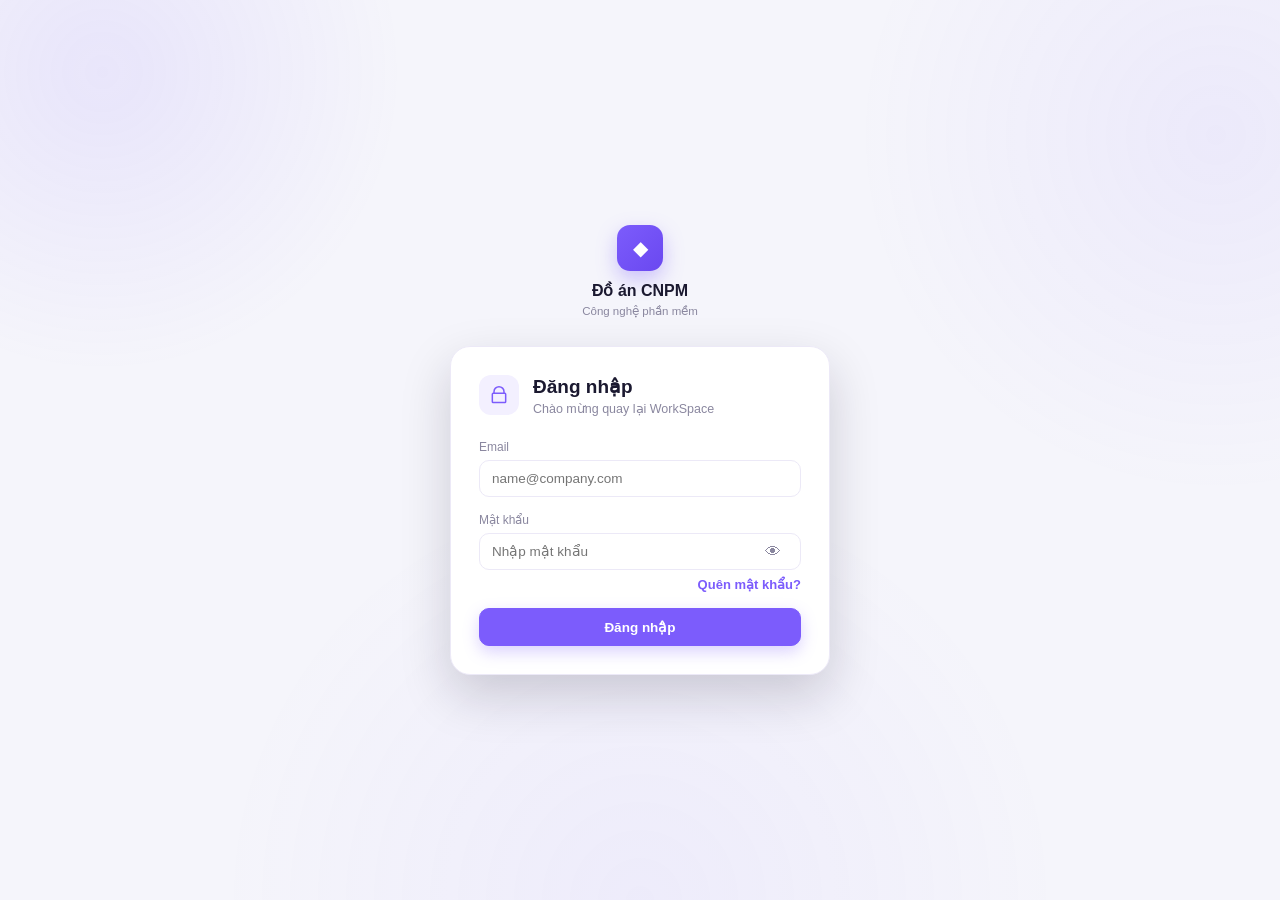
<file: index.html>
<!DOCTYPE html>
<html lang="vi">
<head>
<meta charset="UTF-8">
<meta name="viewport" content="width=device-width, initial-scale=1.0">
<title>Đồ án CNPM — Quản lý cuộc họp</title>
<link rel="stylesheet" href="style.css">
</head>
<body>
  <script>
  // Nếu chưa đăng nhập thì quay về login.html
  if (localStorage.getItem("isLogin") !== "true") {
    window.location.replace("login.html");
  }
</script>

<div class="bg-decor" aria-hidden="true"></div>

<div class="app-shell" id="app-shell">

  <aside class="sidebar">
    <div class="sidebar-top">
      <div class="logo-mark small"><span class="logo-icon">◆</span></div>
      <div>
        <p class="brand-name">Đồ án CNPM</p>
        <p class="brand-sub">Công nghệ phần mềm</p>
      </div>
    </div>

    <p class="menu-label">Menu chính</p>
    <nav class="menu" id="menu">
      <button class="menu-item active" data-view="dashboard">
        <svg viewBox="0 0 24 24"><rect x="3" y="3" width="7" height="7" rx="1.5"/><rect x="14" y="3" width="7" height="7" rx="1.5"/><rect x="3" y="14" width="7" height="7" rx="1.5"/><rect x="14" y="14" width="7" height="7" rx="1.5"/></svg>
        <span>Tổng quan</span>
      </button>

      <button class="menu-item has-sub" id="meetings-toggle">
        <svg viewBox="0 0 24 24"><rect x="3" y="5" width="18" height="16" rx="2"/><path d="M8 3v4M16 3v4M3 10h18"/></svg>
        <span>Cuộc họp</span>
        <svg class="chevron" viewBox="0 0 24 24"><path d="M9 6l6 6-6 6"/></svg>
      </button>
      <div class="submenu" id="meetings-submenu">
        <button class="submenu-item" data-view="equipment-view">
  <svg viewBox="0 0 24 24">
    <path d="M4 5h16v10H4z"/>
    <path d="M8 19h8M12 15v4"/>
  </svg>
  Trang thiết bị
</button>
        <button class="submenu-item" data-view="schedule-view">
          <svg viewBox="0 0 24 24"><rect x="3" y="5" width="18" height="16" rx="2"/><path d="M8 3v4M16 3v4M3 10h18"/></svg>
          Xem lịch họp
        </button>
        <button class="submenu-item" data-view="schedule-filter">
          <svg viewBox="0 0 24 24"><path d="M4 5h16l-6 7v6l-4 2v-8z"/></svg>
          Lọc lịch họp
        </button>
        <button class="submenu-item" data-view="schedule-create">
          <svg viewBox="0 0 24 24"><rect x="3" y="5" width="18" height="16" rx="2"/><path d="M8 3v4M16 3v4M3 10h18M12 14v6M9 17h6"/></svg>
          Tạo lịch họp
        </button>
        <button class="submenu-item" data-view="meeting-list">
          <svg viewBox="0 0 24 24"><circle cx="5" cy="7" r="1.4"/><circle cx="5" cy="12" r="1.4"/><circle cx="5" cy="17" r="1.4"/><path d="M10 7h10M10 12h10M10 17h10"/></svg>
          Danh sách cuộc họp
        </button>
      </div>

      <button class="menu-item" data-view="members-view">
        <svg viewBox="0 0 24 24"><circle cx="9" cy="8" r="3.2"/><circle cx="17" cy="9" r="2.6"/><path d="M3 20c0-3.6 2.7-6 6-6s6 2.4 6 6M14.5 14.3c2.6.3 4.5 2.3 4.5 5.7"/></svg>
        <span>Thành viên</span>
      </button>
      <button class="menu-item" data-view="documents-view">
        <svg viewBox="0 0 24 24"><path d="M6 3h9l5 5v13a1 1 0 01-1 1H6a1 1 0 01-1-1V4a1 1 0 011-1z"/><path d="M14 3v5h5M8 13h8M8 17h8"/></svg>
        <span>Tài liệu</span>
      </button>
      <button class="menu-item" data-view="placeholder" data-title="Cài đặt">
        <svg viewBox="0 0 24 24"><circle cx="12" cy="12" r="3"/><path d="M19.4 15a1.7 1.7 0 00.3 1.9l.1.1a2 2 0 11-2.8 2.8l-.1-.1a1.7 1.7 0 00-1.9-.3 1.7 1.7 0 00-1 1.5V21a2 2 0 11-4 0v-.1a1.7 1.7 0 00-1-1.6 1.7 1.7 0 00-1-1.1a2 2 0 11-2.8-2.8l.1-.1a1.7 1.7 0 00.3-1.9 1.7 1.7 0 00-1.5-1H3a2 2 0 110-4h.1a1.7 1.7 0 001.5-1 1.7 1.7 0 00-.3-1.9l-.1-.1a2 2 0 112.8-2.8l.1.1a1.7 1.7 0 001.9.3H9a1.7 1.7 0 001-1.5V3a2 2 0 114 0v.1a1.7 1.7 0 001 1.5 1.7 1.7 0 001.9-.3l.1-.1a2 2 0 112.8 2.8l-.1.1a1.7 1.7 0 00-.3 1.9V9a1.7 1.7 0 001.5 1h.1a2 2 0 110 4h-.1a1.7 1.7 0 00-1.5 1z"/></svg>
        <span>Cài đặt</span>
      </button>
    </nav>
    <button
  class="menu-item"
  id="logout-btn"
  type="button"
  style="margin-top: auto;"
>
  <svg viewBox="0 0 24 24">
    <path d="M10 17l5-5-5-5"/>
    <path d="M15 12H3"/>
    <path d="M13 3h7a1 1 0 011 1v16a1 1 0 01-1 1h-7"/>
  </svg>

  <span>Đăng xuất</span>
</button>

    <button class="sidebar-user" id="open-profile">
      <span class="avatar" id="side-avatar">AD</span>
      <span class="sidebar-user-text">
        <span class="name" id="side-name">Admin</span>
        <span class="role" id="side-role">Quản lý</span>
      </span>
      <svg class="edit-hint" viewBox="0 0 24 24"><path d="M12 20h9M16.5 3.5a2.1 2.1 0 013 3L7 19l-4 1 1-4z"/></svg>
    </button>
  </aside>

  <main class="main">
    <header class="topbar">
      <button class="icon-btn only-mobile" id="burger" aria-label="Menu">
        <svg viewBox="0 0 24 24"><path d="M4 7h16M4 12h16M4 17h16"/></svg>
      </button>
      <div>
        <p class="topbar-title" id="topbar-title">Tổng quan</p>
        <p class="topbar-sub" id="topbar-sub">Thứ Năm, 02 tháng 7 năm 2026</p>
      </div>
      <div class="topbar-right" style="position: relative;">
        <button class="icon-btn" id="notif-btn" aria-label="Thông báo">
          <svg viewBox="0 0 24 24"><path d="M12 3a5 5 0 00-5 5v3.4c0 .6-.2 1.2-.6 1.7L5 15h14l-1.4-1.9c-.4-.5-.6-1.1-.6-1.7V8a5 5 0 00-5-5z"/><path d="M9.5 18a2.5 2.5 0 005 0"/></svg>
          <span class="dot" id="notif-dot"></span>
        </button>
        <button class="avatar-btn" id="open-profile-2">MT</button>

        <div class="panel notif-dropdown" id="notif-dropdown" hidden style="position: absolute; top: 50px; right: 0; width: 320px; z-index: 100; box-shadow: 0 10px 25px rgba(0,0,0,0.15);">
          <div class="panel-head" style="padding: 10px 15px;">
            <span>Thông báo nhanh</span>
            <button class="link-btn" id="notif-clear-btn" style="font-size: 12px;">Đọc tất cả</button>
          </div>
          <ul class="notif-list" id="notif-dropdown-list" style="max-height: 250px; overflow-y: auto; padding: 10px 15px; margin: 0; list-style: none;">
            </ul>
        </div>
      </div>
    </header>

    <div class="content" id="content">
      <section class="view" data-view="equipment-view">
  <div class="view-head" style="display:flex; justify-content:space-between; align-items:center;">
    <div>
      <h2>Quản lý trang thiết bị</h2>
      <p>Theo dõi thiết bị phục vụ cuộc họp</p>
    </div>

    <button class="btn btn-primary" id="btn-add-equipment">
      + Thêm thiết bị
    </button>
  </div>

  <div class="panel" style="padding:15px;">
    <div class="list-full" id="equipment-list"></div>
  </div>
</section>
<div class="modal" id="modal-add-equipment" role="dialog" aria-modal="true">
  <div class="modal-head">
    <span class="icon-chip">
      <svg viewBox="0 0 24 24">
        <path d="M4 5h16v10H4z"/>
        <path d="M8 19h8M12 15v4"/>
      </svg>
    </span>

    <h3>Thêm thiết bị</h3>

    <button class="modal-x" data-close-modal>&times;</button>
  </div>

  <form id="form-add-equipment">
    <label class="field">
      <span>Tên thiết bị</span>
      <input type="text" id="equipment-name" placeholder="Máy chiếu" required>
    </label>

    <label class="field">
      <span>Số lượng</span>
      <input type="number" id="equipment-quantity" placeholder="1" min="1" required>
    </label>

    <label class="field">
      <span>Trạng thái</span>
      <select id="equipment-status" required>
        <option value="Sẵn sàng">Sẵn sàng</option>
        <option value="Đang sử dụng">Đang sử dụng</option>
        <option value="Bảo trì">Bảo trì</option>
      </select>
    </label>

    <button type="submit" class="btn btn-primary btn-block">
      Thêm thiết bị
    </button>
  </form>
</div>

      <section class="view active" data-view="dashboard">
        <div class="greet">
          <h2>Chào buổi sáng, <span id="greet-name">Minh Tuấn</span>! <span class="wave">👋</span></h2>
          <p id="greet-sub">Bạn có 4 cuộc họp hôm nay và 2 thông báo mới.</p>
        </div>

        <div class="stat-grid">
          <div class="stat-card">
            <span class="stat-icon purple"><svg viewBox="0 0 24 24"><rect x="3" y="6" width="13" height="12" rx="2"/><path d="M21 9l-5 3 5 3z"/></svg></span>
            <p class="stat-num" data-count="4" id="stat-meetings">0</p>
            <p class="stat-label">Cuộc họp hôm nay</p>
          </div>
          <div class="stat-card">
            <span class="stat-icon danger"><svg viewBox="0 0 24 24"><path d="M12 3a5 5 0 00-5 5v3.4c0 .6-.2 1.2-.6 1.7L5 15h14l-1.4-1.9c-.4-.5-.6-1.1-.6-1.7V8a5 5 0 00-5-5z"/></svg></span>
            <p class="stat-num" data-count="2" id="stat-notifs">0</p>
            <p class="stat-label">Thông báo mới</p>
          </div>
          <div class="stat-card">
            <span class="stat-icon success"><svg viewBox="0 0 24 24"><circle cx="9" cy="8" r="3.2"/><circle cx="17" cy="9" r="2.6"/><path d="M3 20c0-3.6 2.7-6 6-6s6 2.4 6 6"/></svg></span>
            <p class="stat-num" data-count="6" id="stat-members">0</p>
            <p class="stat-label">Thành viên nhóm</p>
          </div>
          <div class="stat-card">
            <span class="stat-icon warning"><svg viewBox="0 0 24 24"><path d="M6 3h9l5 5v13a1 1 0 01-1 1H6a1 1 0 01-1-1V4a1 1 0 011-1z"/><path d="M14 3v5h5M8 13h8M8 17h8"/></svg></span>
            <p class="stat-num" data-count="4" id="stat-docs">0</p>
            <p class="stat-label">Tài liệu mới</p>
          </div>
        </div>

        <div class="two-col">
          <div class="panel">
            <div class="panel-head">
              <span><svg class="pi" viewBox="0 0 24 24"><circle cx="12" cy="12" r="9"/><path d="M12 7v5l3 2"/></svg>Lịch họp hôm nay</span>
              <button class="link-btn" data-view-jump="meeting-list">Xem tất cả ›</button>
            </div>
            <div class="mini-list" id="today-list"></div>
          </div>
          <div class="panel">
            <div class="panel-head">
              <span><svg class="pi" viewBox="0 0 24 24"><path d="M12 3a5 5 0 00-5 5v3.4c0 .6-.2 1.2-.6 1.7L5 15h14l-1.4-1.9c-.4-.5-.6-1.1-.6-1.7V8a5 5 0 00-5-5z"/></svg>Thông báo</span>
              <button class="link-btn" id="mark-read">Đánh dấu đọc</button>
            </div>
            <ul class="notif-list" id="notif-list">
              </ul>
          </div>
        </div>
      </section>

      <section class="view" data-view="schedule-view">
        <div class="view-head"><h2>Xem lịch họp</h2><p>Xem toàn bộ lịch theo tháng</p></div>
        <div class="calendar-card">
          <div class="cal-nav">
            <button class="icon-btn sm" id="cal-prev">‹</button>
            <p id="cal-month">Tháng 7, 2026</p>
            <button class="icon-btn sm" id="cal-next">›</button>
          </div>
          <div class="cal-grid" id="cal-grid"></div>
          <div class="cal-day-list" id="cal-day-list"></div>
        </div>
      </section>

      <section class="view" data-view="schedule-filter">
        <div class="view-head"><h2>Lọc lịch họp</h2><p>Thu hẹp danh sách theo tiêu chí</p></div>
        <div class="filter-layout">
          <form class="panel filter-form" id="filter-form">
            <label class="field">
              <span>Khoảng thời gian</span>
              <select name="range">
                <option value="week">Tuần này</option>
                <option value="month" selected>Tháng này</option>
                <option value="all">Tất cả</option>
              </select>
            </label>
            <label class="field">
              <span>Phòng họp</span>
              <select name="room">
                <option value="all">Tất cả phòng</option>
                <option value="P.101">P.101</option>
                <option value="P.102">P.102</option>
                <option value="P.203">P.203</option>
                <option value="P.105">P.105</option>
                <option value="P.301">P.301</option>
              </select>
            </label>
            <label class="field">
              <span>Trạng thái</span>
              <select name="status">
                <option value="all">Tất cả</option>
                <option value="upcoming">Sắp diễn ra</option>
                <option value="ongoing">Đang diễn ra</option>
                <option value="ended">Đã kết thúc</option>
                <option value="cancelled">Đã hủy</option>
              </select>
            </label>
            <button type="submit" class="btn btn-primary btn-block">Áp dụng bộ lọc</button>
          </form>
          <div class="panel">
            <div class="panel-head"><span>Kết quả</span><span class="muted" id="filter-count">0 cuộc họp</span></div>
            <div class="mini-list" id="filter-list"></div>
          </div>
        </div>
      </section>

      <section class="view" data-view="schedule-create">
        <div class="view-head"><h2>Tạo lịch họp</h2><p>Điền thông tin để đặt lịch mới</p></div>
        <form class="panel create-form" id="create-form">
          <label class="field">
            <span>Tiêu đề cuộc họp</span>
            <input type="text" name="title" placeholder="Họp kế hoạch quý 3" required>
          </label>
          <label class="field">
            <span>Mô tả</span>
            <textarea name="description" rows="3" placeholder="Nội dung, mục tiêu cuộc họp..."></textarea>
          </label>

          <div class="field">
            <span>Phòng họp</span>
            <div class="room-slider" data-room-slider>
              <button type="button" class="room-arrow" data-room-scroll="-1" aria-label="Trước">‹</button>
              <div class="room-track">
                <button type="button" class="room-pill active" data-room="P.101">
                  <strong>P.101</strong><small>8 người · Tầng 1</small>
                </button>
                <button type="button" class="room-pill" data-room="P.102">
                  <strong>P.102</strong><small>6 người · Tầng 1</small>
                </button>
                <button type="button" class="room-pill" data-room="P.203">
                  <strong>P.203</strong><small>12 người · Tầng 2</small>
                </button>
                <button type="button" class="room-pill" data-room="P.105">
                  <strong>P.105</strong><small>4 người · Tầng 1</small>
                </button>
                <button type="button" class="room-pill" data-room="P.301">
                  <strong>P.301</strong><small>20 người · Tầng 3</small>
                </button>
              </div>
              <button type="button" class="room-arrow" data-room-scroll="1" aria-label="Sau">›</button>
            </div>
            <input type="hidden" name="room" value="P.101">
          </div>

          <div class="field-row">
            <label class="field">
              <span>Ngày</span>
              <input type="date" name="date" value="2026-07-06" required>
            </label>
            <label class="field">
              <span>Giờ bắt đầu</span>
              <select name="start" class="time-select" data-time-select></select>
            </label>
            <label class="field">
              <span>Giờ kết thúc</span>
              <select name="end" class="time-select" data-time-select></select>
            </label>
          </div>

          <div class="field">
            <span>Người tham gia</span>
            <div class="multiselect" data-multiselect id="create-participants-multi">
              <button type="button" class="multiselect-box">
                <div class="chips" data-chips><span class="chip-placeholder">Chọn người tham gia</span></div>
                <svg class="chevron" viewBox="0 0 24 24"><path d="M6 9l6 6 6-6"/></svg>
              </button>
              <div class="multiselect-panel" data-panel id="create-participants-panel">
                </div>
            </div>
          </div>

          <div class="field">
            <span>Tài liệu đính kèm</span>
            <div class="multiselect" data-multiselect id="create-docs-multi">
              <button type="button" class="multiselect-box">
                <div class="chips" data-chips><span class="chip-placeholder">Chọn tài liệu đính kèm</span></div>
                <svg class="chevron" viewBox="0 0 24 24"><path d="M6 9l6 6 6-6"/></svg>
              </button>
              <div class="multiselect-panel" data-panel id="create-docs-panel">
                </div>
            </div>
          </div>

          <div class="field meeting-equipment-field">
            <span>Trang thiết bị</span>
            <div class="meeting-equipment-grid" id="create-equipment-list">
              <!-- Danh sách thiết bị được tạo tự động từ mục Quản lý trang thiết bị -->
            </div>
            <small class="equipment-help">Có thể chọn nhiều thiết bị cho cuộc họp.</small>
          </div>

          <button type="submit" class="btn btn-primary btn-block">
            <span class="btn-label">Tạo lịch họp</span>
            <span class="btn-spinner" aria-hidden="true"></span>
          </button>
        </form>
      </section>

      <section class="view" data-view="meeting-list">
        <div class="view-head"><h2>Danh sách cuộc họp</h2><p>Quản lý toàn bộ cuộc họp của bạn</p></div>
        <div class="status-legend">
          <span><i class="dot-leg upcoming"></i>Sắp diễn ra</span>
          <span><i class="dot-leg ongoing"></i>Đang diễn ra</span>
          <span><i class="dot-leg ended"></i>Đã kết thúc</span>
          <span><i class="dot-leg cancelled"></i>Đã hủy</span>
        </div>

        <div class="meeting-tools panel">
          <div class="meeting-search-wrap">
            <svg viewBox="0 0 24 24" aria-hidden="true"><circle cx="11" cy="11" r="7"></circle><path d="M20 20l-3.5-3.5"></path></svg>
            <input
              type="search"
              id="meeting-search"
              placeholder="Tìm theo tên, mô tả, phòng họp..."
              autocomplete="off"
            >
            <button type="button" class="search-clear" id="meeting-search-clear" aria-label="Xóa tìm kiếm" hidden>×</button>
          </div>

          <label class="meeting-sort-wrap">
            <span>Sắp xếp</span>
            <select id="meeting-sort" aria-label="Sắp xếp lịch họp">
              <option value="newest">Mới nhất trước</option>
              <option value="oldest">Cũ nhất trước</option>
            </select>
          </label>

          <div class="conflict-note" title="Hệ thống sẽ kiểm tra trùng phòng hoặc trùng người tham gia khi tạo và sửa cuộc họp">
            <span class="conflict-note-icon">✓</span>
            <span>Tự động tránh trùng lịch</span>
          </div>
        </div>

        <div class="meeting-result-bar">
          <span id="meeting-result-count">0 cuộc họp</span>
          <span class="meeting-result-hint">Tìm kiếm và sắp xếp được cập nhật tức thì</span>
        </div>

        <div class="panel meeting-list-panel">
          <div class="list-full" id="full-list"></div>
        </div>
      </section>

      <section class="view" data-view="members-view">
        <div class="view-head" style="display: flex; justify-content: space-between; align-items: center;">
          <div>
            <h2>Quản lý thành viên</h2>
            <p>Xem danh sách và thêm thành viên mới vào tổ chức</p>
          </div>
          <button class="btn btn-primary" id="btn-add-member">+ Thêm thành viên</button>
        </div>
        <div class="panel" style="padding: 15px;">
          <div class="list-full" id="members-list">
            </div>
        </div>
      </section>

      <section class="view" data-view="documents-view">
        <div class="view-head" style="display: flex; justify-content: space-between; align-items: center;">
          <div>
            <h2>Quản lý tài liệu</h2>
            <p>Kho lưu trữ và chia sẻ tài liệu nội bộ</p>
          </div>
          <button class="btn btn-primary" id="btn-add-doc">+ Thêm tài liệu</button>
        </div>
        <div class="panel" style="padding: 15px;">
          <div class="list-full" id="documents-list">
            </div>
        </div>
      </section>

      <section class="view" data-view="placeholder">
        <div class="empty-state">
          <span class="icon-chip big"><svg viewBox="0 0 24 24"><path d="M12 8v4M12 16h.01"/><circle cx="12" cy="12" r="9"/></svg></span>
          <h2 id="placeholder-title">Đang phát triển</h2>
          <p>Tính năng này sẽ sớm ra mắt trong bản cập nhật tiếp theo.</p>
        </div>
      </section>

    </div>
  </main>
</div>

<div class="modal-backdrop" id="modal-backdrop">

  <div class="modal" id="modal-profile" role="dialog" aria-modal="true">
    <div class="modal-head">
      <span class="icon-chip"><svg viewBox="0 0 24 24"><path d="M12 20h9M16.5 3.5a2.1 2.1 0 013 3L7 19l-4 1 1-4z"/></svg></span>
      <h3>Cập nhật thông tin</h3>
      <button class="modal-x" data-close-modal>&times;</button>
    </div>
    <form id="form-profile">
      <div class="avatar-edit"><span class="avatar big" id="profile-avatar-display">MT</span></div>
      <label class="field"><span>Họ và tên</span><input type="text" id="profile-name" value="Minh Tuấn" required></label>
      <label class="field"><span>Email</span><input type="email" id="profile-email" value="admin" placeholder="name@company.com" required></label>
      <label class="field"><span>Số điện thoại</span><input type="text" id="profile-phone" value="0901 234 567"></label>
      <label class="field">
        <span>Chức vụ</span>
        <select id="profile-role" required style="width:100%; padding:10px; border:1px solid var(--border); border-radius:8px; background:#fff; font-family:inherit;">
          <option value="Nhân viên">Nhân viên</option>
          <option value="Quản lý">Quản lý</option>
          <option value="Admin">Admin</option>
        </select>
      </label>
      <button type="submit" class="btn btn-primary btn-block">Lưu thông tin</button>
    </form>
  </div>

  <div class="modal" id="modal-add-member" role="dialog" aria-modal="true">
    <div class="modal-head">
      <span class="icon-chip"><svg viewBox="0 0 24 24"><circle cx="9" cy="8" r="3.2"/><path d="M3 20c0-3.6 2.7-6 6-6s6 2.4 6 6"/></svg></span>
      <h3>Thêm thành viên</h3>
      <button class="modal-x" data-close-modal>&times;</button>
    </div>
    <form id="form-add-member">
      <label class="field"><span>Họ và tên</span><input type="text" id="member-name" placeholder="Nguyễn Văn A" required></label>
      <label class="field">
        <span>Chức vụ</span>
        <select id="member-role" required style="width:100%; padding:10px; border:1px solid var(--border); border-radius:8px; background:#fff; font-family:inherit;">
          <option value="Nhân viên" selected>Nhân viên</option>
          <option value="Quản lý">Quản lý</option>
          <option value="Admin">Admin</option>
        </select>
      </label>
      <label class="field"><span>Email</span><input type="email" id="member-email" placeholder="a.nguyen@company.com" required></label>
      <button type="submit" class="btn btn-primary btn-block">Tạo thành viên</button>
    </form>
  </div>

  <div class="modal" id="modal-add-doc" role="dialog" aria-modal="true">
    <div class="modal-head">
      <span class="icon-chip"><svg viewBox="0 0 24 24"><path d="M6 3h9l5 5v13a1 1 0 01-1 1H6a1 1 0 01-1-1V4a1 1 0 011-1z"/></svg></span>
      <h3>Thêm tài liệu mới</h3>
      <button class="modal-x" data-close-modal>&times;</button>
    </div>
    <form id="form-add-doc">
  <label class="field">
    <span>Chọn tài liệu từ máy</span>
    <input type="file" id="doc-file" multiple required>
  </label>

  <button type="submit" class="btn btn-primary btn-block">
    Thêm tài liệu
  </button>
</form>
  </div>

  <div class="modal modal-lg" id="modal-edit" role="dialog" aria-modal="true">
    <div class="modal-head">
      <span class="icon-chip"><svg viewBox="0 0 24 24"><path d="M12 20h9M16.5 3.5a2.1 2.1 0 013 3L7 19l-4 1 1-4z"/></svg></span>
      <h3>Sửa cuộc họp</h3>
      <button class="modal-x" data-close-modal>&times;</button>
    </div>
    <form id="form-edit">
      <label class="field"><span>Tiêu đề cuộc họp</span><input type="text" id="edit-title" required></label>
      <label class="field"><span>Mô tả</span><textarea id="edit-description" rows="3" placeholder="Nội dung, mục tiêu cuộc họp..."></textarea></label>

      <div class="field">
        <span>Phòng họp</span>
        <div class="room-slider" data-room-slider>
          <button type="button" class="room-arrow" data-room-scroll="-1" aria-label="Trước">‹</button>
          <div class="room-track">
            <button type="button" class="room-pill" data-room="P.101"><strong>P.101</strong><small>8 người · Tầng 1</small></button>
            <button type="button" class="room-pill" data-room="P.102"><strong>P.102</strong><small>6 người · Tầng 1</small></button>
            <button type="button" class="room-pill" data-room="P.203"><strong>P.203</strong><small>12 người · Tầng 2</small></button>
            <button type="button" class="room-pill" data-room="P.105"><strong>P.105</strong><small>4 người · Tầng 1</small></button>
            <button type="button" class="room-pill" data-room="P.301"><strong>P.301</strong><small>20 người · Tầng 3</small></button>
          </div>
          <button type="button" class="room-arrow" data-room-scroll="1" aria-label="Sau">›</button>
        </div>
        <input type="hidden" id="edit-room" value="P.203">
      </div>

      <div class="field-row">
        <label class="field"><span>Ngày</span><input type="date" id="edit-date"></label>
        <label class="field"><span>Giờ bắt đầu</span><select id="edit-start" class="time-select" data-time-select></select></label>
        <label class="field"><span>Giờ kết thúc</span><select id="edit-end" class="time-select" data-time-select></select></label>
      </div>

      <div class="field">
        <span>Người tham gia</span>
        <div class="multiselect" data-multiselect id="edit-participants-multi">
          <button type="button" class="multiselect-box">
            <div class="chips" data-chips><span class="chip-placeholder">Chọn người tham gia</span></div>
            <svg class="chevron" viewBox="0 0 24 24"><path d="M6 9l6 6 6-6"/></svg>
          </button>
          <div class="multiselect-panel" data-panel id="edit-participants-panel">
            </div>
        </div>
      </div>

      <div class="field">
        <span>Tài liệu đính kèm</span>
        <div class="multiselect" data-multiselect id="edit-docs-multi">
          <button type="button" class="multiselect-box">
            <div class="chips" data-chips><span class="chip-placeholder">Chọn tài liệu đính kèm</span></div>
            <svg class="chevron" viewBox="0 0 24 24"><path d="M6 9l6 6 6-6"/></svg>
          </button>
          <div class="multiselect-panel" data-panel id="edit-docs-panel">
            </div>
        </div>
      </div>

      <div class="modal-actions">
        <button type="button" class="btn" data-close-modal>Hủy bỏ</button>
        <button type="submit" class="btn btn-primary">Lưu thay đổi</button>
      </div>
    </form>
  </div>

  <div class="modal modal-sm" id="modal-cancel" role="dialog" aria-modal="true">
    <div class="modal-icon danger"><svg viewBox="0 0 24 24"><path d="M12 9v4M12 17h.01M10.3 3.9L1.8 18a2 2 0 001.7 3h17a2 2 0 001.7-3L13.7 3.9a2 2 0 00-3.4 0z"/></svg></div>
    <h3>Hủy cuộc họp?</h3>
    <p id="cancel-text">Cuộc họp sẽ bị hủy và người tham gia sẽ được thông báo.</p>
    <div class="modal-actions center">
      <button class="btn" data-close-modal>Không</button>
      <button class="btn btn-danger" id="confirm-cancel-btn">Hủy cuộc họp</button>
    </div>
  </div>

  <div class="modal modal-sm" id="modal-join" role="dialog" aria-modal="true">
    <div class="modal-head">
      <span class="icon-chip"><svg viewBox="0 0 24 24"><path d="M5 13l4 4L19 7"/></svg></span>
      <h3>Tham gia cuộc họp</h3>
      <button class="modal-x" data-close-modal>&times;</button>
    </div>
    <div class="meeting-preview">
      <p class="mp-title" id="join-title">Họp kế hoạch quý 3</p>
      <p><svg viewBox="0 0 24 24"><rect x="3" y="5" width="18" height="16" rx="2"/><path d="M8 3v4M16 3v4M3 10h18"/></svg><span id="join-date">Th6, 03/07/2026</span></p>
      <p><svg viewBox="0 0 24 24"><circle cx="12" cy="12" r="9"/><path d="M12 7v5l3 2"/></svg><span id="join-time">09:00 - 10:30</span></p>
      <p><svg viewBox="0 0 24 24"><path d="M12 21s7-6.1 7-11a7 7 0 10-14 0c0 4.9 7 11 7 11z"/><circle cx="12" cy="10" r="2.5"/></svg><span id="join-room">Phòng 101</span></p>
    </div>
    <p class="ask-line">Bạn có tham gia cuộc họp này không?</p>
    <div class="modal-actions">
      <button class="btn btn-decline" id="decline-join-btn" type="button">Từ chối</button>
      <button class="btn btn-success" id="confirm-join-btn">Tham gia</button>
    </div>
  </div>

</div>

<div class="toast-stack" id="toast-stack"></div>

<script src="script.js"></script>

</body>
</html>
</file>
<file: style.css>
/* ===========================================================
   WorkSpace — Quản lý cuộc họp
   =========================================================== */

* { box-sizing: border-box; margin: 0; padding: 0; }

:root {
  --navy: #151328;
  --navy-2: #1c1a38;
  --purple: #7c5cfc;
  --purple-dark: #6a48f0;
  --purple-light: #f3f0ff;
  --bg: #f5f5fb;
  --card: #ffffff;
  --border: #ece9f7;
  --text: #1b1930;
  --muted: #8a879f;
  --success: #2f9e5c;
  --success-bg: #e7f6ec;
  --warning: #c88a1c;
  --warning-bg: #fef3e0;
  --danger: #e0475f;
  --danger-bg: #fbe7ea;
  --blue: #4f8ef7;
  --blue-bg: #eaf2fe;
  --ended: #8a879f;
  --ended-bg: #f1f1f5;
  --shadow-sm: 0 1px 2px rgba(27, 25, 48, .06);
  --shadow-md: 0 8px 24px rgba(27, 25, 48, .08);
  --shadow-lg: 0 20px 50px rgba(21, 19, 40, .18);
  --radius: 14px;
  --ease: cubic-bezier(.4, 0, .2, 1);
}

html, body {
  height: 100%;
}

body {
  font-family: "Inter", "Segoe UI", Arial, sans-serif;
  background: var(--bg);
  color: var(--text);
  overflow-x: hidden;
  position: relative;
}

.bg-decor {
  position: fixed;
  inset: 0;
  z-index: -1;
  background:
    radial-gradient(500px 500px at 8% 8%, rgba(124, 92, 252, .10), transparent 60%),
    radial-gradient(600px 600px at 95% 15%, rgba(124, 92, 252, .07), transparent 60%),
    radial-gradient(700px 700px at 50% 100%, rgba(124, 92, 252, .06), transparent 60%);
}

svg { width: 100%; height: 100%; fill: none; stroke: currentColor; stroke-width: 1.8; stroke-linecap: round; stroke-linejoin: round; }

button { font-family: inherit; cursor: pointer; background: none; border: none; color: inherit; }
input, select, textarea { font-family: inherit; font-size: 13.5px; color: var(--text); }

/* ===================== SHARED FIELD/BUTTON STYLES ===================== */

.field { display: flex; flex-direction: column; gap: 6px; margin-bottom: 16px; }
.field > span { font-size: 12px; color: var(--muted); font-weight: 500; }
.field input[type=text],
.field input[type=email],
.field input[type=password],
.field input[type=date],
.field input[type=time],
.field select,
.field textarea {
  border: 1.5px solid var(--border);
  border-radius: 10px;
  padding: 10px 12px;
  outline: none;
  background: #fff;
  transition: border-color .18s var(--ease), box-shadow .18s var(--ease);
  width: 100%;
}
.field textarea { resize: vertical; min-height: 64px; font-family: inherit; }
.field input:focus, .field select:focus, .field textarea:focus {
  border-color: var(--purple);
  box-shadow: 0 0 0 4px rgba(124, 92, 252, .12);
}
.field-row { display: flex; gap: 12px; }
.field-row .field { flex: 1; }

.btn {
  display: inline-flex; align-items: center; justify-content: center; gap: 8px;
  padding: 10px 18px; border-radius: 10px; font-size: 13.5px; font-weight: 600;
  border: 1.5px solid var(--border); background: #fff; color: var(--text);
  transition: transform .12s var(--ease), box-shadow .18s var(--ease), background .18s var(--ease), border-color .18s var(--ease);
}
.btn:hover { transform: translateY(-1px); box-shadow: var(--shadow-sm); }
.btn:active { transform: translateY(0) scale(.98); }
.btn-primary { background: var(--purple); border-color: var(--purple); color: #fff; box-shadow: 0 6px 16px rgba(124,92,252,.28); }
.btn-primary:hover { background: var(--purple-dark); border-color: var(--purple-dark); box-shadow: 0 10px 22px rgba(124,92,252,.34); }
.btn-danger { background: var(--danger); border-color: var(--danger); color: #fff; }
.btn-danger:hover { filter: brightness(1.06); }
.btn-success { background: var(--success); border-color: var(--success); color: #fff; }
.btn-success:hover { filter: brightness(1.06); }
.btn-block { width: 100%; }

.btn-spinner {
  width: 15px; height: 15px; border-radius: 50%;
  border: 2px solid rgba(255,255,255,.5); border-top-color: #fff;
  display: none; animation: spin .7s linear infinite;
}
.btn.is-loading .btn-label { opacity: .0; }
.btn.is-loading .btn-spinner { display: block; position: absolute; }
.btn.is-loading { position: relative; pointer-events: none; }
@keyframes spin { to { transform: rotate(360deg); } }

.link-btn { color: var(--purple); font-size: 12.5px; font-weight: 600; transition: opacity .15s; }
.link-btn:hover { opacity: .7; text-decoration: underline; }

.icon-chip {
  width: 40px; height: 40px; border-radius: 12px; background: var(--purple-light);
  color: var(--purple); display: flex; align-items: center; justify-content: center; flex-shrink: 0;
}
.icon-chip svg { width: 20px; height: 20px; }
.icon-chip.success { background: var(--success-bg); color: var(--success); }
.icon-chip.big { width: 56px; height: 56px; border-radius: 16px; }
.icon-chip.big svg { width: 28px; height: 28px; }

.muted { color: var(--muted); font-size: 12px; }

/* ===================== AUTH SCREENS ===================== */

.auth-wrap {
  min-height: 100vh; display: flex; flex-direction: column; align-items: center; justify-content: center;
  padding: 40px 20px; gap: 28px;
}

.auth-brand { display: flex; flex-direction: column; align-items: center; gap: 4px; animation: dropIn .5s var(--ease); }
.logo-mark {
  width: 46px; height: 46px; border-radius: 13px;
  background: linear-gradient(135deg, var(--purple), var(--purple-dark));
  display: flex; align-items: center; justify-content: center; box-shadow: 0 8px 20px rgba(124,92,252,.35);
  margin-bottom: 6px;
}
.logo-mark.small { width: 32px; height: 32px; border-radius: 9px; margin-bottom: 0; }
.logo-icon { color: #fff; font-size: 20px; }
.logo-mark.small .logo-icon { font-size: 14px; }
.auth-brand-name { font-weight: 700; font-size: 16px; }
.auth-brand-sub { font-size: 11.5px; color: var(--muted); }

.auth-card {
  width: 100%; max-width: 380px; background: var(--card); border: 1px solid var(--border);
  border-radius: 20px; padding: 28px; box-shadow: var(--shadow-lg);
  animation: cardIn .45s var(--ease);
}
@keyframes cardIn { from { opacity: 0; transform: translateY(18px) scale(.98); } to { opacity: 1; transform: none; } }
@keyframes dropIn { from { opacity: 0; transform: translateY(-10px); } to { opacity: 1; transform: none; } }

.auth-card.leaving { animation: cardOut .25s var(--ease) forwards; }
@keyframes cardOut { to { opacity: 0; transform: translateY(-10px) scale(.98); } }

.auth-head { display: flex; gap: 14px; align-items: flex-start; margin-bottom: 22px; }
.auth-head h1 { font-size: 19px; font-weight: 700; margin-bottom: 3px; }
.auth-head p { font-size: 12.5px; color: var(--muted); line-height: 1.4; }

.auth-form .field:last-of-type { margin-bottom: 10px; }
.as-forgot { display: block; text-align: right; margin: -8px 0 16px; margin-left: auto; }

.auth-switch { text-align: center; font-size: 12.5px; color: var(--muted); margin-top: 18px; }

.auth-success { display: flex; gap: 12px; align-items: center; background: var(--success-bg); border-radius: 12px; padding: 14px; margin-bottom: 8px; animation: cardIn .3s var(--ease); }
.auth-success p { font-size: 12.5px; color: #23764a; line-height: 1.4; }

/* ===================== APP SHELL ===================== */

.app-shell { display: flex; min-height: 100vh; animation: shellIn .5s var(--ease); }
@keyframes shellIn { from { opacity: 0; transform: scale(.98); } to { opacity: 1; transform: none; } }

.sidebar {
  width: 250px; flex-shrink: 0; background: var(--navy); padding: 20px 16px;
  display: flex; flex-direction: column; position: sticky; top: 0; height: 100vh;
  transition: transform .3s var(--ease);
}
.sidebar-top { display: flex; align-items: center; gap: 10px; padding: 4px 6px 20px; }
.brand-name { color: #fff; font-size: 13.5px; font-weight: 700; }
.brand-sub { color: #6b6890; font-size: 10.5px; }

.menu-label { color: #64608a; font-size: 10.5px; letter-spacing: .6px; padding: 4px 10px; margin-bottom: 6px; }

.menu { display: flex; flex-direction: column; gap: 2px; }
.menu-item {
  display: flex; align-items: center; gap: 12px; padding: 10px 12px; border-radius: 10px;
  color: #9a97bd; font-size: 13px; font-weight: 500; text-align: left; width: 100%;
  transition: background .18s var(--ease), color .18s var(--ease);
}
.menu-item svg { width: 17px; height: 17px; flex-shrink: 0; }
.menu-item:hover { background: rgba(255,255,255,.06); color: #fff; }
.menu-item.active { background: var(--purple); color: #fff; box-shadow: 0 6px 16px rgba(124,92,252,.35); }
.menu-item.has-sub { position: relative; }
.menu-item .chevron { width: 14px; height: 14px; margin-left: auto; transition: transform .25s var(--ease); }
.menu-item.has-sub.open .chevron { transform: rotate(90deg); }
.menu-item.has-sub.open { color: #fff; background: rgba(255,255,255,.06); }

.submenu {
  max-height: 0; overflow: hidden; display: flex; flex-direction: column; gap: 2px;
  padding-left: 10px; transition: max-height .3s var(--ease), margin .3s var(--ease);
  margin-top: 0;
}
.submenu.open { max-height: 240px; margin: 4px 0 6px; }
.submenu-item {
  display: flex; align-items: center; gap: 10px; padding: 8px 12px 8px 18px; border-radius: 9px;
  color: #8b88ac; font-size: 12.3px; font-weight: 500; text-align: left; width: 100%;
  border-left: 2px solid rgba(255,255,255,.08);
  transition: background .16s var(--ease), color .16s var(--ease), border-color .16s var(--ease);
}
.submenu-item svg { width: 14px; height: 14px; flex-shrink: 0; }
.submenu-item:hover { color: #fff; background: rgba(255,255,255,.05); }
.submenu-item.active { color: #fff; border-color: var(--purple); background: rgba(124,92,252,.15); }

.sidebar-user {
  margin-top: auto; display: flex; align-items: center; gap: 10px; padding: 12px 10px 4px;
  border-top: 1px solid #2a2740; width: 100%; text-align: left; border-radius: 10px;
}
.sidebar-user:hover { background: rgba(255,255,255,.04); }
.sidebar-user:hover .edit-hint { opacity: 1; transform: translateX(0); }
.avatar {
  width: 30px; height: 30px; border-radius: 50%; background: var(--purple); color: #fff;
  display: flex; align-items: center; justify-content: center; font-size: 11.5px; font-weight: 700; flex-shrink: 0;
}
.avatar.big { width: 64px; height: 64px; font-size: 20px; }
.sidebar-user-text { display: flex; flex-direction: column; flex: 1; min-width: 0; }
.sidebar-user-text .name { color: #fff; font-size: 12.5px; font-weight: 600; }
.sidebar-user-text .role { color: #6b6890; font-size: 10.5px; }
.edit-hint { width: 14px; height: 14px; color: #6b6890; opacity: 0; transform: translateX(-4px); transition: all .18s var(--ease); }

/* ===================== MAIN / TOPBAR ===================== */

.main { flex: 1; min-width: 0; }
.only-mobile { display: none; }

.topbar {
  display: flex; align-items: center; justify-content: space-between; padding: 22px 32px;
  position: sticky; top: 0; background: rgba(245,245,251,.85); backdrop-filter: blur(8px); z-index: 5;
}
.topbar-title { font-size: 19px; font-weight: 700; }
.topbar-sub { font-size: 12px; color: var(--muted); margin-top: 2px; }
.topbar-right { display: flex; align-items: center; gap: 12px; }

.icon-btn {
  width: 38px; height: 38px; border-radius: 10px; background: #fff; border: 1.5px solid var(--border);
  display: flex; align-items: center; justify-content: center; position: relative;
  transition: transform .15s var(--ease), box-shadow .15s var(--ease);
}
.icon-btn svg { width: 17px; height: 17px; color: var(--text); }
.icon-btn:hover { transform: translateY(-1px); box-shadow: var(--shadow-sm); }
.icon-btn .dot { position: absolute; top: 8px; right: 9px; width: 7px; height: 7px; border-radius: 50%; background: var(--danger); border: 1.5px solid #fff; }
.icon-btn.sm { width: 30px; height: 30px; }

.avatar-btn {
  width: 38px; height: 38px; border-radius: 50%; background: var(--purple); color: #fff; font-size: 12px; font-weight: 700;
  display: flex; align-items: center; justify-content: center; transition: transform .15s var(--ease);
}
.avatar-btn:hover { transform: scale(1.06); }

/* ===================== CONTENT / VIEWS ===================== */

.content { padding: 4px 32px 48px; max-width: 1200px; }

.view { display: none; }
.view.active { display: block; animation: viewIn .35s var(--ease); }
@keyframes viewIn { from { opacity: 0; transform: translateY(10px); } to { opacity: 1; transform: none; } }

.view-head { margin-bottom: 20px; }
.view-head h2 { font-size: 19px; font-weight: 700; }
.view-head p { font-size: 12.5px; color: var(--muted); margin-top: 3px; }

.greet h2 { font-size: 18px; font-weight: 700; margin-bottom: 4px; }
.greet p { font-size: 12.5px; color: var(--muted); }
.greet { margin-bottom: 22px; }
.wave { display: inline-block; animation: wave 2.2s ease-in-out infinite; transform-origin: 70% 70%; }
@keyframes wave { 0%,100% { transform: rotate(0); } 15% { transform: rotate(16deg); } 30% { transform: rotate(-8deg); } 45% { transform: rotate(14deg); } 60% { transform: rotate(0); } }

.stat-grid { display: grid; grid-template-columns: repeat(4, 1fr); gap: 14px; margin-bottom: 22px; }
.stat-card {
  background: var(--card); border: 1px solid var(--border); border-radius: var(--radius); padding: 16px;
  transition: transform .2s var(--ease), box-shadow .2s var(--ease); animation: cardIn .4s var(--ease) backwards;
}
.stat-grid .stat-card:nth-child(1){animation-delay:.03s}
.stat-grid .stat-card:nth-child(2){animation-delay:.08s}
.stat-grid .stat-card:nth-child(3){animation-delay:.13s}
.stat-grid .stat-card:nth-child(4){animation-delay:.18s}
.stat-card:hover { transform: translateY(-3px); box-shadow: var(--shadow-md); }
.stat-icon { width: 34px; height: 34px; border-radius: 10px; display: flex; align-items: center; justify-content: center; margin-bottom: 12px; }
.stat-icon svg { width: 17px; height: 17px; }
.stat-icon.purple { background: var(--purple-light); color: var(--purple); }
.stat-icon.danger { background: var(--danger-bg); color: var(--danger); }
.stat-icon.success { background: var(--success-bg); color: var(--success); }
.stat-icon.warning { background: var(--warning-bg); color: var(--warning); }
.stat-num { font-size: 24px; font-weight: 700; }
.stat-label { font-size: 11.5px; color: var(--muted); margin-top: 2px; }

.two-col { display: grid; grid-template-columns: 1.4fr 1fr; gap: 16px; margin-bottom: 16px; }

.panel { background: var(--card); border: 1px solid var(--border); border-radius: var(--radius); padding: 18px; }
.panel-head { display: flex; align-items: center; justify-content: space-between; margin-bottom: 14px; font-size: 13.5px; font-weight: 600; }
.panel-head span { display: flex; align-items: center; gap: 8px; }
.panel-head .pi { width: 16px; height: 16px; color: var(--purple); flex-shrink: 0; }

.mini-list { display: flex; flex-direction: column; gap: 8px; }
.mrow {
  display: flex; align-items: center; gap: 12px; padding: 10px 12px; border-radius: 10px; background: var(--purple-light);
  border-left: 3px solid var(--blue); transition: transform .16s var(--ease), box-shadow .16s var(--ease);
  animation: rowIn .35s var(--ease) backwards;
}
.mrow:hover { transform: translateX(2px); box-shadow: var(--shadow-sm); }
@keyframes rowIn { from { opacity: 0; transform: translateX(-8px);} to { opacity: 1; transform: none; } }
.mrow.st-upcoming { border-color: var(--blue); }
.mrow.st-ongoing { border-color: var(--purple); }
.mrow.st-ended { border-color: var(--ended); opacity: .75; }
.mrow.st-cancelled { border-color: var(--danger); opacity: .6; }
.mrow-info { flex: 1; min-width: 0; }
.mrow-info p { font-size: 12.5px; font-weight: 600; }
.mrow-info span { font-size: 11px; color: var(--muted); }

.badge { font-size: 10px; font-weight: 700; padding: 4px 9px; border-radius: 20px; white-space: nowrap; display: inline-flex; align-items: center; gap: 5px; }
.badge.st-upcoming { background: var(--blue-bg); color: var(--blue); }
.badge.st-ongoing { background: var(--purple-light); color: var(--purple); }
.badge.st-ended { background: var(--ended-bg); color: var(--ended); }
.badge.st-cancelled { background: var(--danger-bg); color: var(--danger); }
.badge .pulse { width: 6px; height: 6px; border-radius: 50%; background: var(--purple); animation: pulse 1.4s ease-in-out infinite; }
@keyframes pulse { 0%,100% { opacity: 1; transform: scale(1);} 50% { opacity: .4; transform: scale(1.5);} }

.notif-list { display: flex; flex-direction: column; gap: 13px; }
.notif-list li { display: flex; align-items: flex-start; gap: 10px; font-size: 12px; animation: rowIn .35s var(--ease) backwards; }
.notif-list li:nth-child(1){animation-delay:.05s}.notif-list li:nth-child(2){animation-delay:.1s}.notif-list li:nth-child(3){animation-delay:.15s}.notif-list li:nth-child(4){animation-delay:.2s}
.notif-list .notif-text { flex: 1; }
.notif-list time { font-size: 10.5px; color: var(--muted); white-space: nowrap; }
.dot { width: 7px; height: 7px; border-radius: 50%; margin-top: 4px; flex-shrink: 0; }
.dot.purple { background: var(--purple); } .dot.success { background: var(--success); } .dot.warning { background: var(--warning); }

.week-panel { margin-bottom: 4px; }
.week-grid { display: grid; grid-template-columns: repeat(7, 1fr); gap: 8px; }
.week-cell { text-align: center; padding: 8px 4px; }
.week-cell .wd { font-size: 10.5px; color: var(--muted); }
.week-cell .wn { font-size: 13px; font-weight: 700; margin: 4px 0 8px; }
.week-cell .chip { font-size: 10px; font-weight: 600; color: #fff; padding: 5px 4px; border-radius: 6px; }

/* ===================== CALENDAR VIEW ===================== */

.calendar-card { background: var(--card); border: 1px solid var(--border); border-radius: var(--radius); padding: 20px; max-width: 460px; }
.cal-nav { display: flex; align-items: center; justify-content: space-between; margin-bottom: 14px; font-weight: 600; font-size: 13.5px; }
.cal-grid { display: grid; grid-template-columns: repeat(7, 1fr); gap: 4px; text-align: center; margin-bottom: 14px; }
.cal-dow { font-size: 10.5px; color: var(--muted); padding-bottom: 6px; }
.cal-day {
  padding: 8px 0; border-radius: 8px; font-size: 12px; position: relative; transition: background .15s;
  cursor: pointer;
}
.cal-day:hover { background: var(--purple-light); }
.cal-day.muted { color: #c9c7db; }
.cal-day.today { background: var(--purple); color: #fff; font-weight: 700; }
.cal-day.has-meeting::after { content: ""; position: absolute; bottom: 3px; left: 50%; transform: translateX(-50%); width: 4px; height: 4px; border-radius: 50%; background: var(--success); }
.cal-day.today.has-meeting::after { background: #fff; }
.cal-day.selected:not(.today) { background: var(--purple-light); box-shadow: inset 0 0 0 1.5px var(--purple); }
.cal-day-list { display: flex; flex-direction: column; gap: 8px; border-top: 1px solid var(--border); padding-top: 12px; }
.cal-day-list .empty { font-size: 12px; color: var(--muted); text-align: center; padding: 10px 0; }

/* ===================== FILTER VIEW ===================== */

.filter-layout { display: grid; grid-template-columns: 300px 1fr; gap: 16px; align-items: start; }
.filter-form .btn { margin-top: 4px; }

/* ===================== ROOM SLIDER ===================== */

.room-slider { display: flex; align-items: center; gap: 8px; }
.room-arrow {
  width: 30px; height: 30px; border-radius: 50%; background: #fff; border: 1.5px solid var(--border);
  flex-shrink: 0; display: flex; align-items: center; justify-content: center; font-size: 15px; color: var(--muted);
  transition: all .15s var(--ease);
}
.room-arrow:hover { border-color: var(--purple); color: var(--purple); }
.room-track {
  display: flex; gap: 10px; overflow-x: auto; scroll-behavior: smooth; scroll-snap-type: x mandatory;
  padding: 4px 2px; flex: 1;
}
.room-track::-webkit-scrollbar { height: 5px; }
.room-track::-webkit-scrollbar-thumb { background: var(--border); border-radius: 6px; }
.room-pill {
  flex-shrink: 0; scroll-snap-align: start; min-width: 118px; text-align: left; padding: 10px 14px;
  border: 1.5px solid var(--border); border-radius: 12px; background: #fff;
  display: flex; flex-direction: column; gap: 3px; transition: all .16s var(--ease);
}
.room-pill strong { font-size: 12.5px; }
.room-pill small { font-size: 10.5px; color: var(--muted); }
.room-pill:hover { border-color: var(--purple); transform: translateY(-1px); }
.room-pill.active { border-color: var(--purple); background: var(--purple-light); box-shadow: 0 0 0 3px rgba(124,92,252,.14); }
.room-pill.active strong { color: var(--purple-dark); }

/* ===================== MULTISELECT (participants) ===================== */

.multiselect { position: relative; }
.multiselect-box {
  width: 100%; min-height: 44px; border: 1.5px solid var(--border); border-radius: 10px; background: #fff;
  padding: 6px 12px; display: flex; align-items: center; gap: 8px; transition: border-color .15s var(--ease);
}
.multiselect.open .multiselect-box { border-color: var(--purple); box-shadow: 0 0 0 4px rgba(124,92,252,.12); }
.multiselect-box .chevron { width: 14px; height: 14px; color: var(--muted); margin-left: auto; flex-shrink: 0; transition: transform .2s var(--ease); }
.multiselect.open .chevron { transform: rotate(180deg); }
.chips { display: flex; flex-wrap: wrap; gap: 6px; flex: 1; }
.chip-placeholder { color: var(--muted); font-size: 13px; }
.chip {
  display: flex; align-items: center; gap: 6px; background: var(--purple-light); color: var(--purple-dark);
  font-size: 11.5px; font-weight: 600; padding: 4px 6px 4px 10px; border-radius: 20px; animation: chipIn .18s var(--ease);
}
@keyframes chipIn { from { opacity: 0; transform: scale(.7); } to { opacity: 1; transform: none; } }
.chip button { width: 15px; height: 15px; border-radius: 50%; display: flex; align-items: center; justify-content: center; color: var(--purple-dark); font-size: 13px; line-height: 1; }
.chip button:hover { background: rgba(124,92,252,.25); }

.multiselect-panel {
  position: absolute; top: calc(100% + 6px); left: 0; right: 0; background: #fff; border: 1px solid var(--border);
  border-radius: 12px; box-shadow: var(--shadow-lg); padding: 8px; max-height: 0; overflow: hidden; opacity: 0;
  transform: translateY(-6px); transition: all .2s var(--ease); z-index: 20;
}
.multiselect.open .multiselect-panel { max-height: 260px; opacity: 1; transform: none; overflow-y: auto; }
.ms-option { display: flex; align-items: center; gap: 10px; padding: 8px 10px; border-radius: 8px; font-size: 12.5px; cursor: pointer; transition: background .12s; }
.ms-option:hover { background: var(--purple-light); }
.ms-option input { accent-color: var(--purple); width: 15px; height: 15px; }
.ms-avatar { width: 24px; height: 24px; border-radius: 50%; background: var(--purple-light); color: var(--purple); font-size: 10px; font-weight: 700; display: flex; align-items: center; justify-content: center; }

/* ===================== STATUS LEGEND + FULL LIST ===================== */

.status-legend { display: flex; gap: 18px; margin-bottom: 14px; flex-wrap: wrap; }
.status-legend span { display: flex; align-items: center; gap: 6px; font-size: 11.5px; color: var(--muted); }
.dot-leg { width: 8px; height: 8px; border-radius: 50%; }
.dot-leg.upcoming { background: var(--blue); }
.dot-leg.ongoing { background: var(--purple); }
.dot-leg.ended { background: var(--ended); }
.dot-leg.cancelled { background: var(--danger); }

.list-full { display: flex; flex-direction: column; gap: 10px; }
.lrow {
  display: flex; align-items: center; gap: 14px; padding: 14px; border-radius: 12px; border: 1px solid var(--border);
  transition: all .18s var(--ease); animation: rowIn .3s var(--ease) backwards;
}
.lrow:hover { box-shadow: var(--shadow-sm); border-color: #ddd8f7; }
.lrow.st-cancelled, .lrow.st-ended { opacity: .65; }
.lrow-bar { width: 4px; align-self: stretch; border-radius: 4px; flex-shrink: 0; }
.lrow.st-upcoming .lrow-bar { background: var(--blue); }
.lrow.st-ongoing .lrow-bar { background: var(--purple); }
.lrow.st-ended .lrow-bar { background: var(--ended); }
.lrow.st-cancelled .lrow-bar { background: var(--danger); }
.lrow-body { flex: 1; min-width: 0; }
.lrow-title { font-size: 13.5px; font-weight: 700; margin-bottom: 3px; }
.lrow-desc { font-size: 11.5px; color: var(--muted); margin-bottom: 5px; overflow: hidden; text-overflow: ellipsis; white-space: nowrap; }
.lrow-meta { display: flex; gap: 12px; flex-wrap: wrap; font-size: 11px; color: var(--muted); }
.lrow-meta span { display: flex; align-items: center; gap: 4px; }
.lrow-meta svg { width: 12px; height: 12px; }
.lrow-side { display: flex; flex-direction: column; align-items: flex-end; gap: 10px; flex-shrink: 0; }
.lrow-actions { display: flex; gap: 6px; }
.act-btn {
  width: 30px; height: 30px; border-radius: 8px; border: 1.5px solid var(--border); background: #fff;
  display: flex; align-items: center; justify-content: center; transition: all .15s var(--ease);
}
.act-btn svg { width: 14px; height: 14px; }
.act-btn:hover { transform: translateY(-1px); box-shadow: var(--shadow-sm); }
.act-btn.edit:hover { border-color: var(--purple); color: var(--purple); }
.act-btn.cancel:hover { border-color: var(--danger); color: var(--danger); }
.act-btn.join { width: auto; padding: 0 12px; gap: 6px; border-color: var(--success); color: var(--success); font-size: 11.5px; font-weight: 700; }
.act-btn.join:hover { background: var(--success); color: #fff; }
.act-btn.join.now { background: var(--success); color: #fff; }
.act-btn.join.now:hover { filter: brightness(1.08); }

/* ===================== EMPTY / PLACEHOLDER ===================== */

.empty-state { text-align: center; padding: 60px 20px; display: flex; flex-direction: column; align-items: center; gap: 12px; }
.empty-state h2 { font-size: 16px; font-weight: 700; }
.empty-state p { font-size: 12.5px; color: var(--muted); max-width: 280px; }

/* ===================== MODALS ===================== */

.modal-backdrop {
  position: fixed; inset: 0; background: rgba(21, 19, 40, .5); backdrop-filter: blur(3px);
  display: flex; align-items: center; justify-content: center; z-index: 100; opacity: 0; pointer-events: none;
  transition: opacity .2s var(--ease); padding: 20px;
}
.modal-backdrop.open { opacity: 1; pointer-events: auto; }

.modal {
  display: none; background: #fff; border-radius: 18px; padding: 24px; width: 100%; max-width: 400px;
  max-height: 88vh; overflow-y: auto; box-shadow: var(--shadow-lg);
  transform: translateY(16px) scale(.97); opacity: 0; transition: all .22s var(--ease);
}
.modal.modal-lg { max-width: 520px; }
.modal.show { display: block; }
.modal-backdrop.open .modal.show { transform: none; opacity: 1; }

.modal-head { display: flex; align-items: center; gap: 12px; margin-bottom: 18px; }
.modal-head h3 { font-size: 15.5px; font-weight: 700; flex: 1; }
.modal-x { width: 28px; height: 28px; border-radius: 8px; font-size: 18px; color: var(--muted); flex-shrink: 0; transition: background .15s; }
.modal-x:hover { background: var(--bg); color: var(--text); }

.modal-actions { display: flex; gap: 10px; justify-content: flex-end; margin-top: 6px; }
.modal-actions .btn { flex: 1; }
.modal-actions.center { justify-content: center; }

.avatar-edit { display: flex; justify-content: center; margin-bottom: 18px; }

.modal-sm { text-align: center; max-width: 340px; }
.modal-icon {
  width: 52px; height: 52px; border-radius: 50%; display: flex; align-items: center; justify-content: center;
  margin: 4px auto 14px;
}
.modal-icon.danger { background: var(--danger-bg); color: var(--danger); }
.modal-icon svg { width: 26px; height: 26px; }
.modal-sm h3 { font-size: 15.5px; font-weight: 700; margin-bottom: 8px; }
.modal-sm p { font-size: 12.5px; color: var(--muted); line-height: 1.5; margin-bottom: 18px; }

.meeting-preview { background: var(--purple-light); border-left: 3px solid var(--purple); border-radius: 10px; padding: 14px; margin-bottom: 14px; }
.meeting-preview .mp-title { font-size: 13.5px; font-weight: 700; margin-bottom: 8px; }
.meeting-preview p { display: flex; align-items: center; gap: 8px; font-size: 12px; color: var(--muted); margin-top: 5px; }
.meeting-preview svg { width: 14px; height: 14px; color: var(--muted); flex-shrink: 0; }
.ask-line { font-size: 12.5px; color: var(--muted); margin-bottom: 14px; text-align: center; }

/* ===================== TOASTS ===================== */

.toast-stack { position: fixed; bottom: 22px; right: 22px; display: flex; flex-direction: column; gap: 10px; z-index: 200; }
.toast {
  display: flex; align-items: center; gap: 10px; background: #fff; border: 1px solid var(--border);
  border-radius: 12px; padding: 12px 16px; box-shadow: var(--shadow-lg); font-size: 12.5px; font-weight: 600;
  min-width: 240px; animation: toastIn .3s var(--ease);
}
.toast.leaving { animation: toastOut .25s var(--ease) forwards; }
@keyframes toastIn { from { opacity: 0; transform: translateX(30px); } to { opacity: 1; transform: none; } }
@keyframes toastOut { to { opacity: 0; transform: translateX(30px); } }
.toast .tdot { width: 8px; height: 8px; border-radius: 50%; flex-shrink: 0; }
.toast.success .tdot { background: var(--success); }
.toast.info .tdot { background: var(--purple); }
.toast.danger .tdot { background: var(--danger); }

/* ===================== RESPONSIVE ===================== */

@media (max-width: 980px) {
  .two-col { grid-template-columns: 1fr; }
  .stat-grid { grid-template-columns: repeat(2, 1fr); }
  .filter-layout { grid-template-columns: 1fr; }
}

@media (max-width: 760px) {
  .only-mobile { display: flex; }
  .sidebar {
    position: fixed; z-index: 60; left: 0; top: 0; transform: translateX(-100%);
    box-shadow: var(--shadow-lg);
  }
  .sidebar.open { transform: translateX(0); }
  .content { padding: 4px 16px 40px; }
  .topbar { padding: 16px; }
  .stat-grid { grid-template-columns: 1fr 1fr; }
  .field-row { flex-direction: column; }
  .week-grid { grid-template-columns: repeat(4, 1fr); }
}
.modal-backdrop.open {
  opacity: 1;
  visibility: visible;
  pointer-events: auto;
}

.modal.show {
  display: block;
  opacity: 1;
  transform: translateY(0) scale(1);
  pointer-events: auto;
}

/* ===================== CREATE MEETING EQUIPMENT ===================== */
.meeting-equipment-field { margin-bottom: 16px; }
.meeting-equipment-grid {
  display: grid;
  grid-template-columns: repeat(4, minmax(0, 1fr));
  gap: 10px;
}
.meeting-equipment-item {
  min-height: 68px;
  display: flex;
  align-items: center;
  gap: 10px;
  padding: 11px 12px;
  border: 1.5px solid var(--border);
  border-radius: 12px;
  background: #fff;
  cursor: pointer;
  transition: border-color .16s var(--ease), background .16s var(--ease),
              box-shadow .16s var(--ease), transform .16s var(--ease);
}
.meeting-equipment-item:hover {
  border-color: var(--purple);
  transform: translateY(-1px);
  box-shadow: var(--shadow-sm);
}
.meeting-equipment-item:has(input:checked) {
  border-color: var(--purple);
  background: var(--purple-light);
  box-shadow: 0 0 0 3px rgba(124,92,252,.12);
}
.meeting-equipment-item.is-disabled {
  opacity: .58;
  cursor: not-allowed;
  background: #f7f7fa;
}
.meeting-equipment-item.is-disabled:hover {
  border-color: var(--border);
  transform: none;
  box-shadow: none;
}
.meeting-equipment-item input {
  width: 17px;
  height: 17px;
  flex-shrink: 0;
  accent-color: var(--purple);
}
.meeting-equipment-icon {
  width: 34px;
  height: 34px;
  border-radius: 9px;
  display: flex;
  align-items: center;
  justify-content: center;
  flex-shrink: 0;
  color: var(--purple);
  background: var(--purple-light);
}
.meeting-equipment-icon svg { width: 18px; height: 18px; }
.meeting-equipment-info {
  min-width: 0;
  display: flex;
  flex-direction: column;
  gap: 3px;
}
.meeting-equipment-info strong {
  font-size: 12.3px;
  overflow: hidden;
  text-overflow: ellipsis;
  white-space: nowrap;
}
.meeting-equipment-info small { font-size: 10.3px; color: var(--muted); }
.meeting-equipment-info small.ready { color: var(--success); }
.meeting-equipment-info small.busy { color: var(--warning); }
.meeting-equipment-info small.maintenance { color: var(--danger); }
.equipment-help { font-size: 10.8px; color: var(--muted); margin-top: 1px; }
.meeting-equipment-empty {
  grid-column: 1 / -1;
  padding: 16px;
  border: 1.5px dashed var(--border);
  border-radius: 12px;
  color: var(--muted);
  font-size: 12px;
  text-align: center;
}

@media (max-width: 1050px) {
  .meeting-equipment-grid { grid-template-columns: repeat(2, minmax(0, 1fr)); }
}
@media (max-width: 600px) {
  .meeting-equipment-grid { grid-template-columns: 1fr; }
}


/* ===================== LOGIN / ĐỔI MẬT KHẨU ===================== */
.password-wrap { position: relative; }
.password-wrap input { padding-right: 62px !important; }
.password-toggle {
  position: absolute; right: 10px; top: 50%; transform: translateY(-50%);
  color: var(--purple); font-size: 11.5px; font-weight: 700; padding: 5px 4px;
}
.auth-message { margin-top: 12px; text-align: center; font-size: 12.5px; line-height: 1.4; }
.auth-message.error { color: var(--danger); }
.auth-message.success { color: var(--success); }
.auth-modal-backdrop {
  position: fixed; inset: 0; z-index: 1000; display: flex; align-items: center; justify-content: center;
  padding: 20px; background: rgba(21, 19, 40, .55); backdrop-filter: blur(5px);
}
.auth-modal-backdrop[hidden] { display: none; }
.auth-reset-card { max-width: 440px; max-height: calc(100vh - 40px); overflow-y: auto; }
.auth-reset-card .auth-head { position: relative; padding-right: 32px; }
.auth-modal-x {
  position: absolute; right: 0; top: -4px; width: 30px; height: 30px; border-radius: 8px;
  color: var(--muted); font-size: 24px; line-height: 1;
}
.auth-modal-x:hover { background: var(--purple-light); color: var(--purple); }
body.modal-open { overflow: hidden; }
@media (max-width: 520px) {
  .auth-card { padding: 22px; }
  .auth-modal-backdrop { align-items: flex-start; overflow-y: auto; }
}


/* ===================== MEETING SEARCH / SORT / CONFLICT ===================== */
.meeting-tools {
  display: grid;
  grid-template-columns: minmax(280px, 1fr) auto auto;
  align-items: center;
  gap: 14px;
  padding: 14px;
  margin-bottom: 12px;
  background: linear-gradient(135deg, #ffffff 0%, #faf9ff 100%);
  box-shadow: 0 10px 30px rgba(83, 62, 170, .07);
}

.meeting-search-wrap {
  position: relative;
  display: flex;
  align-items: center;
}

.meeting-search-wrap > svg {
  position: absolute;
  left: 14px;
  width: 18px;
  height: 18px;
  color: var(--muted);
  pointer-events: none;
}

.meeting-search-wrap input {
  width: 100%;
  height: 44px;
  padding: 0 42px 0 43px;
  border: 1.5px solid var(--border);
  border-radius: 12px;
  outline: none;
  background: #fff;
  transition: border-color .18s var(--ease), box-shadow .18s var(--ease), transform .18s var(--ease);
}

.meeting-search-wrap input:focus {
  border-color: var(--purple);
  box-shadow: 0 0 0 4px rgba(124, 92, 252, .12);
  transform: translateY(-1px);
}

.meeting-search-wrap input::-webkit-search-cancel-button { display: none; }

.search-clear {
  position: absolute;
  right: 10px;
  width: 27px;
  height: 27px;
  border-radius: 8px;
  color: var(--muted);
  font-size: 20px;
  line-height: 1;
}
.search-clear:hover { background: var(--purple-light); color: var(--purple); }

.meeting-sort-wrap {
  display: flex;
  align-items: center;
  gap: 9px;
  padding-left: 4px;
  white-space: nowrap;
}
.meeting-sort-wrap > span { font-size: 12px; color: var(--muted); font-weight: 600; }
.meeting-sort-wrap select {
  height: 44px;
  min-width: 155px;
  padding: 0 34px 0 12px;
  border: 1.5px solid var(--border);
  border-radius: 12px;
  outline: none;
  background: #fff;
  cursor: pointer;
}
.meeting-sort-wrap select:focus { border-color: var(--purple); box-shadow: 0 0 0 4px rgba(124,92,252,.1); }

.conflict-note {
  height: 44px;
  display: inline-flex;
  align-items: center;
  gap: 8px;
  padding: 0 13px;
  border: 1px solid #ccebd8;
  border-radius: 12px;
  background: var(--success-bg);
  color: #23764a;
  font-size: 12px;
  font-weight: 700;
  white-space: nowrap;
}
.conflict-note-icon {
  width: 21px;
  height: 21px;
  display: grid;
  place-items: center;
  border-radius: 50%;
  background: var(--success);
  color: #fff;
  font-size: 12px;
}

.meeting-result-bar {
  display: flex;
  justify-content: space-between;
  align-items: center;
  margin: 0 4px 9px;
  color: var(--muted);
  font-size: 11.5px;
}
#meeting-result-count { color: var(--text); font-weight: 700; }
.meeting-list-panel { padding: 14px; }

.meeting-empty-result {
  min-height: 230px;
  display: flex;
  flex-direction: column;
  align-items: center;
  justify-content: center;
  text-align: center;
  color: var(--muted);
}
.meeting-empty-icon {
  width: 54px;
  height: 54px;
  display: grid;
  place-items: center;
  margin-bottom: 12px;
  border-radius: 16px;
  background: var(--purple-light);
  color: var(--purple);
  font-size: 28px;
}
.meeting-empty-result h3 { color: var(--text); font-size: 15px; margin-bottom: 5px; }
.meeting-empty-result p { font-size: 12px; }

@media (max-width: 980px) {
  .meeting-tools { grid-template-columns: 1fr auto; }
  .conflict-note { grid-column: 1 / -1; justify-content: center; }
}

@media (max-width: 650px) {
  .meeting-tools { grid-template-columns: 1fr; }
  .meeting-sort-wrap { justify-content: space-between; padding-left: 0; }
  .meeting-sort-wrap select { flex: 1; }
  .conflict-note { grid-column: auto; }
  .meeting-result-hint { display: none; }
}


/* ===================== NÚT TỪ CHỐI THAM GIA ===================== */
.btn-decline {
  color: var(--danger);
  border-color: rgba(224, 71, 95, .28);
  background: var(--danger-bg);
}
.btn-decline:hover {
  color: #fff;
  border-color: var(--danger);
  background: var(--danger);
  box-shadow: 0 8px 18px rgba(224, 71, 95, .22);
}
</file>
